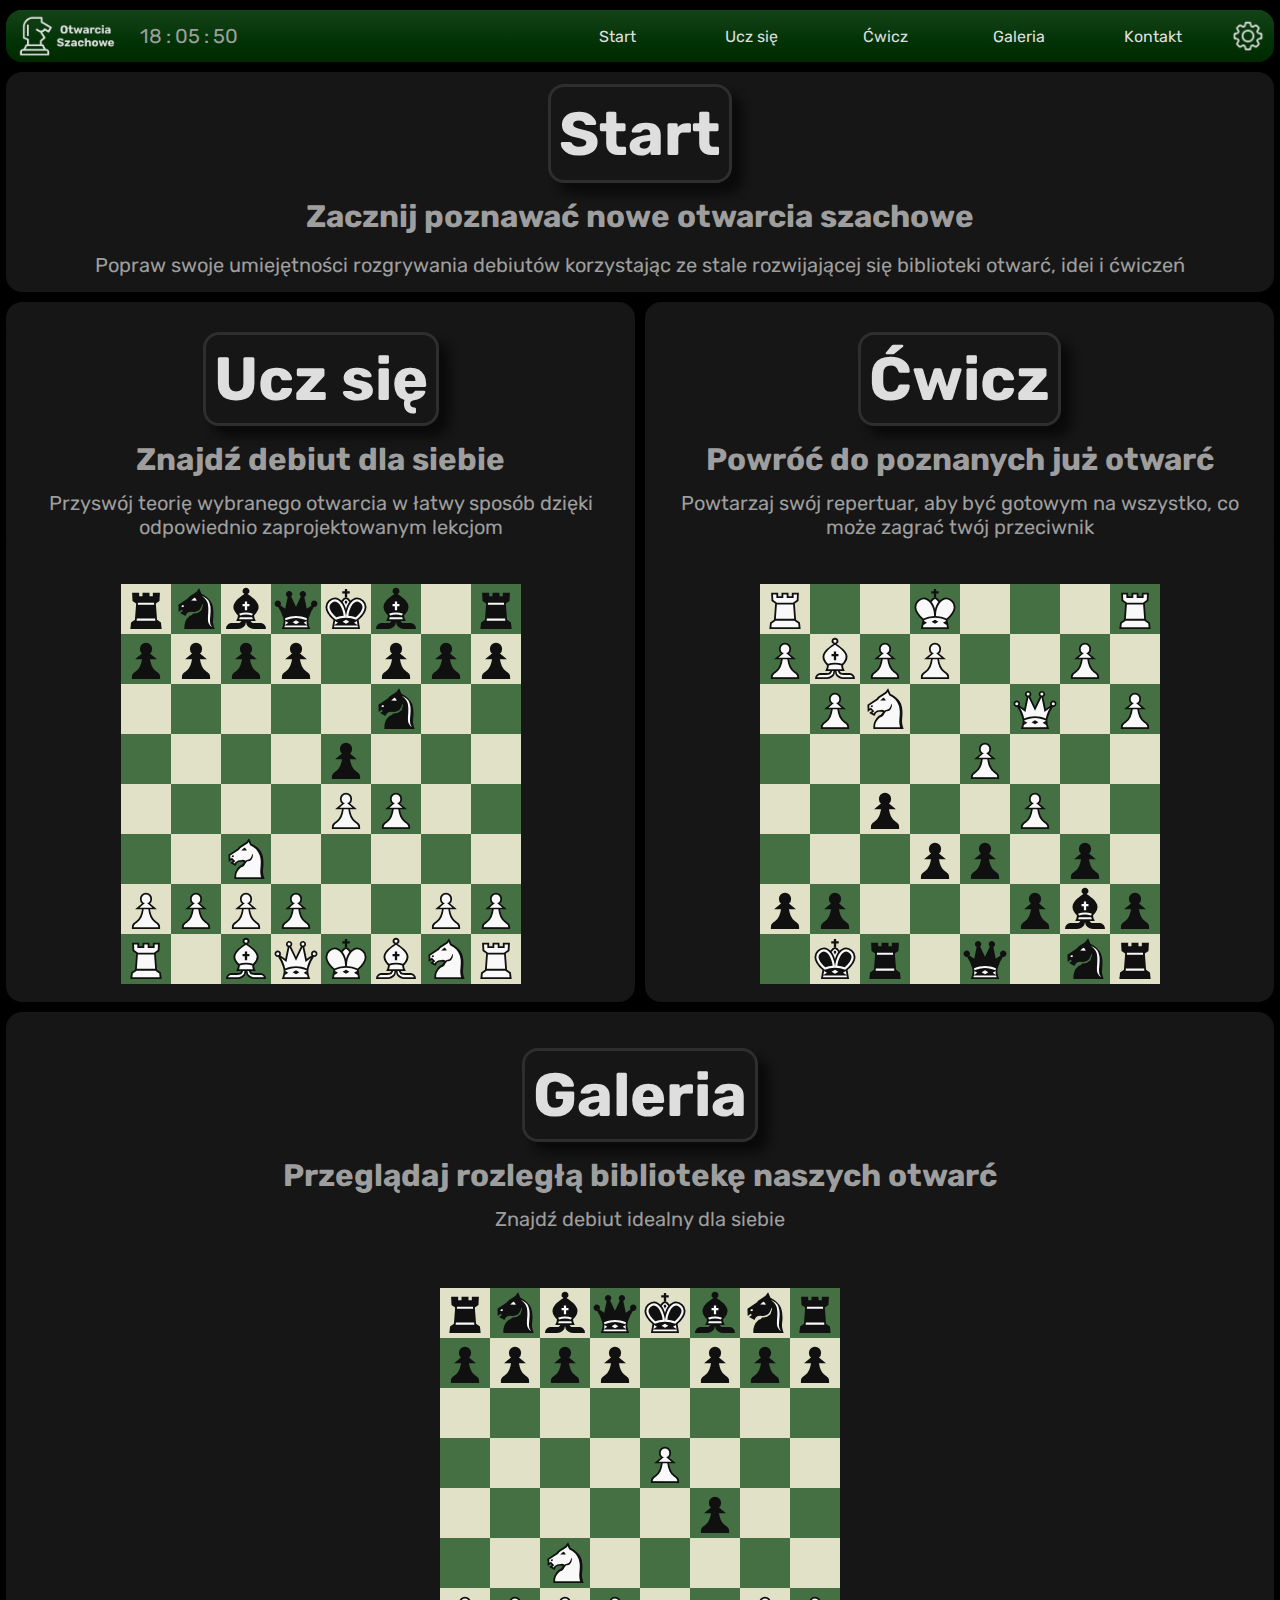
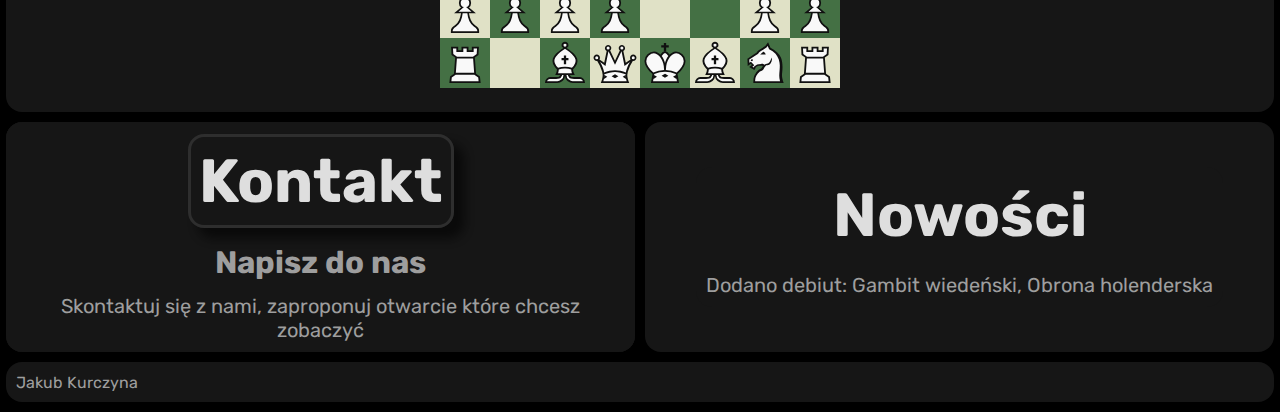
<file: index.html>
<!DOCTYPE html>
<html lang="pl" class="green">
  <head>
    <meta charset="UTF-8" />
    <meta name="viewport" content="width=device-width, initial-scale=1.0" />
    <title>Start</title>
    <link rel="icon" href="./Imgs/Icons/HomeW.png" type="image/png" />
    <script src="./Scripts/index.js" defer></script>
    <script src="./Scripts/theme.js" defer></script>
    <script src="./Scripts/overlay.js" defer></script>
    <script src="./Scripts/imgOpenings.js" defer></script>
    <script src="./Scripts/openingHandler.js" defer></script>
    <link rel="stylesheet" href="./Styles/palette.css" />
    <link rel="stylesheet" href="./Styles/font_sizes.css" />
    <link rel="stylesheet" href="./Styles/style.css" />
    <link rel="stylesheet" href="./Styles/nav_bar.css" />
    <link rel="stylesheet" href="./Styles/content.css" />
    <link rel="stylesheet" href="./Styles/footer.css" />
    <link rel="stylesheet" href="./Styles/media.css" />
    <meta name="viewport" content="width=device-width, initial-scale=1.0" />
  </head>
  <body>
    <div id="overlay">
      <div id="settings-box">
        <button class="close" onclick="overlayOff()">&times;</button>
        <h2>Figury</h2>
        <div
          style="
            display: flex;
            flex-direction: row;
            justify-content: space-evenly;
          "
        >
          <h3 class="setting-button" id="alpha-switch">Alpha</h3>
          <h3 class="setting-button" id="alt-switch">Cburnett</h3>
        </div>

        <h2>Motyw</h2>
        <div
          style="
            display: flex;
            flex-direction: row;
            justify-content: space-evenly;
          "
        >
          <h3 class="setting-button" id="green-switch">Zielony</h3>
          <h3 class="setting-button" id="blue-switch">Niebieski</h3>
          <h3 class="setting-button" id="brown-switch">Brązowy</h3>
        </div>
      </div>
    </div>

    <div class="main-grid">
      <nav class="nav-grid lg-screen">
        <a href="./index.html" class="nav-item nav-item-home_img"
          ><img src="./Imgs/NavBar/Logo_Light.png" style="max-height: 44px" />
        </a>
        <div class="nav-time" style="align-self: center; justify-self: left">
          <div class="clock">
            <span class="hr">00</span>
            <span>:</span>
            <span class="min">00</span>
            <span>:</span>
            <span class="sec">00</span>
          </div>
        </div>
        <a href="./index.html" class="nav-item nav-item-home">Start</a>
        <a href="./Learn.html" class="nav-item nav-item-learn">Ucz się</a>
        <a href="./Practice.html" class="nav-item nav-item-practice">Ćwicz</a>
        <a href="./Gallery.html" class="nav-item nav-item-gallery">Galeria</a>
        <a href="./Contact.html" class="nav-item nav-item-contact">Kontakt</a>
        <div class="nav-item nav-item-settings">
          <img
            src="./Imgs/NavBar/Settings_Light.png"
            style="max-height: 44px"
            class="cog"
            onclick="overlayOn()"
          />
        </div>
      </nav>
      <nav class="nav-grid sm-screen">
        <a href="./index.html" class="nav-item nav-item-home_img"
          ><img src="./Imgs/NavBar/Logo_Light.png" style="max-height: 44px" />
        </a>
        <div class="nav-time" style="align-self: center; justify-self: center">
          <div class="clock">
            <span class="hr">00</span>
            <span>:</span>
            <span class="min">00</span>
            <span>:</span>
            <span class="sec">00</span>
          </div>
        </div>
        <a href="./index.html" class="nav-item nav-item-home"
          ><img src="./Imgs/NavBar/Home_Light.png" style="max-height: 44px"
        /></a>
        <a href="./Learn.html" class="nav-item nav-item-learn"
          ><img src="./Imgs/NavBar/Learn_Light.png" style="max-height: 44px"
        /></a>
        <a href="./Practice.html" class="nav-item nav-item-practice"
          ><img src="./Imgs/NavBar/Practice_Light.png" style="max-height: 44px"
        /></a>
        <a href="./Gallery.html" class="nav-item nav-item-gallery"
          ><img src="./Imgs/NavBar/Gallery_Light.png" style="max-height: 44px"
        /></a>
        <a href="./Contact.html" class="nav-item nav-item-contact"
          ><img src="./Imgs/NavBar/Contact_Light.png" style="max-height: 44px"
        /></a>
        <div class="nav-item nav-item-settings">
          <img
            src="./Imgs/NavBar/Settings_Light.png"
            style="max-height: 44px"
            class="cog"
            onclick="overlayOn()"
          />
        </div>
      </nav>

      <div class="content-grid">
        <div class="content-item content-item-home">
          <div class="content-item" style="text-align: center">
            <a href="./index.html" class="button">Start</a>
            <h3>Zacznij poznawać nowe otwarcia szachowe</h3>
            <p>
              Popraw swoje umiejętności rozgrywania debiutów korzystając ze
              stale rozwijającej się biblioteki otwarć, idei i ćwiczeń
            </p>
          </div>
        </div>
        <div class="content-item content-item-learn">
          <div div class="content-item" style="text-align: center">
            <a href="./Learn.html" class="button">Ucz się</a>
            <h3>Znajdź debiut dla siebie</h3>
            <p>
              Przyswój teorię wybranego otwarcia w łatwy sposób dzięki
              odpowiednio zaprojektowanym lekcjom
            </p>
          </div>
          <div class="board-container">
            <img src="./Imgs/Boards/green.png" class="board" />
          </div>
        </div>
        <div class="content-item content-item-practice">
          <div div class="content-item" style="text-align: center">
            <a href="./Practice.html" class="button">Ćwicz</a>
            <h3>Powróć do poznanych już otwarć</h3>
            <p>
              Powtarzaj swój repertuar, aby być gotowym na wszystko, co może
              zagrać twój przeciwnik
            </p>
          </div>
          <div class="board-container">
            <img src="./Imgs/Boards/green.png" class="board" />
          </div>
        </div>
        <div class="content-item content-item-gallery">
          <div class="content-item" style="text-align: center">
            <a href="./Gallery.html" class="button">Galeria</a>
            <h3>Przeglądaj rozległą bibliotekę naszych otwarć</h3>
            <p>Znajdź debiut idealny dla siebie</p>
          </div>
          <div class="board-container">
            <img src="./Imgs/Boards/green.png" class="board" />
          </div>
        </div>
        <div class="content-item content-item-contact">
          <div class="content-item" style="text-align: center">
            <a href="./Contact.html" class="button">Kontakt</a>
            <h3>Napisz do nas</h3>
            <p>
              Skontaktuj się z nami, zaproponuj otwarcie które chcesz zobaczyć
            </p>
          </div>
        </div>
        <div class="content-item content-item-news">
          <div class="content-item">
            <h1>Nowości</h1>
            <p>Dodano debiut: Gambit wiedeński, Obrona holenderska</p>
          </div>
        </div>
      </div>

      <footer class="footer">Jakub Kurczyna</footer>
    </div>
  </body>
</html>
</file>
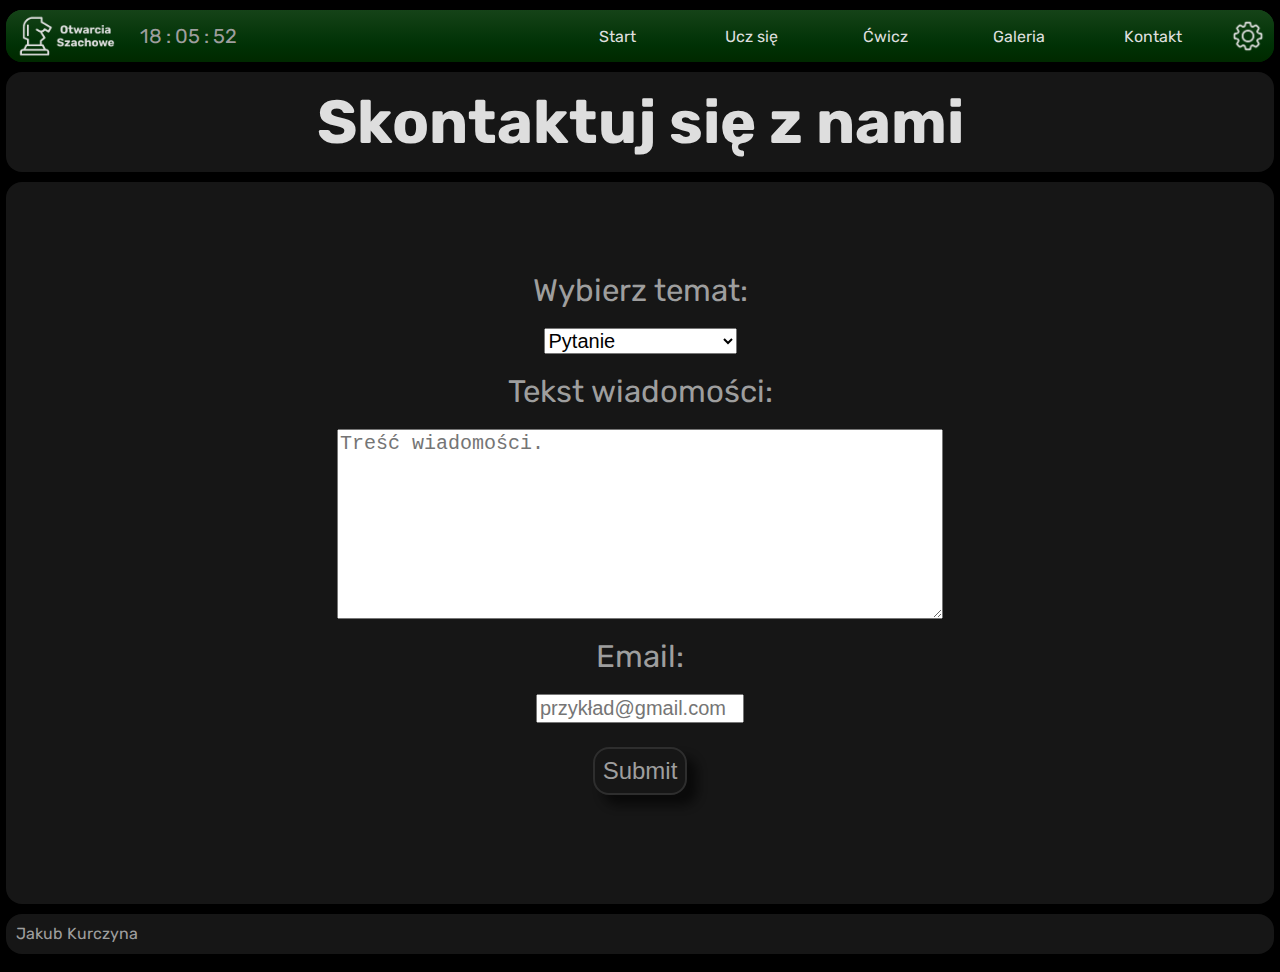
<file: Contact.html>
<!DOCTYPE html>
<html lang="pl" class="green">
  <head>
    <meta charset="UTF-8" />
    <meta name="viewport" content="width=device-width, initial-scale=1.0" />
    <title>Kontakt</title>
    <link rel="icon" href="./Imgs/Icons/ContactW.png" type="image/png" />
    <script src="./Scripts/index.js" defer></script>
    <script src="./Scripts/theme.js" defer></script>
    <script src="./Scripts/overlay.js" defer></script>
    <link rel="stylesheet" href="./Styles/palette.css" />
    <link rel="stylesheet" href="./Styles/font_sizes.css" />
    <link rel="stylesheet" href="./Styles/style.css" />
    <link rel="stylesheet" href="./Styles/nav_bar.css" />
    <link rel="stylesheet" href="./Styles/content.css" />
    <link rel="stylesheet" href="./Styles/footer.css" />
    <link rel="stylesheet" href="./Styles/media.css" />
    <meta name="viewport" content="width=device-width, initial-scale=1.0" />
  </head>
  <body>
    <div id="overlay">
      <div id="settings-box">
        <button class="close" onclick="overlayOff()">&times;</button>
        <h2>Figury</h2>
        <div
          style="
            display: flex;
            flex-direction: row;
            justify-content: space-evenly;
          "
        >
          <h3 class="setting-button" id="alpha-switch">Alpha</h3>
          <h3 class="setting-button" id="alt-switch">Cburnett</h3>
        </div>

        <h2>Motyw</h2>
        <div
          style="
            display: flex;
            flex-direction: row;
            justify-content: space-evenly;
          "
        >
          <h3 class="setting-button" id="green-switch">Zielony</h3>
          <h3 class="setting-button" id="blue-switch">Niebieski</h3>
          <h3 class="setting-button" id="brown-switch">Brązowy</h3>
        </div>
      </div>
    </div>

    <div class="main-grid">
      <nav class="nav-grid lg-screen">
        <a href="./index.html" class="nav-item nav-item-home_img"
          ><img src="./Imgs/NavBar/Logo_Light.png" style="max-height: 44px" />
        </a>
        <div class="nav-time" style="align-self: center; justify-self: left">
          <div class="clock">
            <span class="hr">00</span>
            <span>:</span>
            <span class="min">00</span>
            <span>:</span>
            <span class="sec">00</span>
          </div>
        </div>
        <a href="./index.html" class="nav-item nav-item-home">Start</a>
        <a href="./Learn.html" class="nav-item nav-item-learn">Ucz się</a>
        <a href="./Practice.html" class="nav-item nav-item-practice">Ćwicz</a>
        <a href="./Gallery.html" class="nav-item nav-item-gallery">Galeria</a>
        <a href="./Contact.html" class="nav-item nav-item-contact">Kontakt</a>
        <div class="nav-item nav-item-settings">
          <img
            src="./Imgs/NavBar/Settings_Light.png"
            style="max-height: 44px"
            class="cog"
            onclick="overlayOn()"
          />
        </div>
      </nav>
      <nav class="nav-grid sm-screen">
        <a href="./index.html" class="nav-item nav-item-home_img"
          ><img src="./Imgs/NavBar/Logo_Light.png" style="max-height: 44px" />
        </a>
        <div class="nav-time" style="align-self: center; justify-self: center">
          <div class="clock">
            <span class="hr">00</span>
            <span>:</span>
            <span class="min">00</span>
            <span>:</span>
            <span class="sec">00</span>
          </div>
        </div>
        <a href="./index.html" class="nav-item nav-item-home"
          ><img src="./Imgs/NavBar/Home_Light.png" style="max-height: 44px"
        /></a>
        <a href="./Learn.html" class="nav-item nav-item-learn"
          ><img src="./Imgs/NavBar/Learn_Light.png" style="max-height: 44px"
        /></a>
        <a href="./Practice.html" class="nav-item nav-item-practice"
          ><img src="./Imgs/NavBar/Practice_Light.png" style="max-height: 44px"
        /></a>
        <a href="./Gallery.html" class="nav-item nav-item-gallery"
          ><img src="./Imgs/NavBar/Gallery_Light.png" style="max-height: 44px"
        /></a>
        <a href="./Gontact.html" class="nav-item nav-item-contact"
          ><img src="./Imgs/NavBar/Contact_Light.png" style="max-height: 44px"
        /></a>
        <div class="nav-item nav-item-settings">
          <img
            src="./Imgs/NavBar/Settings_Light.png"
            style="max-height: 44px"
            class="cog"
            onclick="overlayOn()"
          />
        </div>
      </nav>

      <div class="contact-grid">
        <h1 class="contact-item" style="margin: 0">Skontaktuj się z nami</h1>
        <form class="form-flex">
          <label for="topic" style="margin-top: 10cqh">Wybierz temat:</label
          ><br />
          <select style="font-size: var(--step-0)">
            <option value="question">Pytanie</option>
            <option value="suggestion">Propozycja debiutu</option>
            <option value="error">Zgłoszenie błędu</option></select
          ><br />
          <label for="text">Tekst wiadomości:</label><br />
          <textarea
            required
            rows="8"
            placeholder="Treść wiadomości."
            style="
              align-self: center;
              width: clamp(200px, 60%, 600px);
              flex: 0 0 auto;
              font-size: var(--step-0);
            "
          ></textarea
          ><br />
          <label for="email">Email:</label><br />
          <input
            required
            type="email"
            placeholder="przykład@gmail.com"
            style="width: 200px; font-size: var(--step-0)"
          /><br />
          <input
            type="submit"
            class="setting-button"
            style="margin-bottom: 10cqh"
          /><br />
        </form>
      </div>

      <footer class="footer">Jakub Kurczyna</footer>
    </div>
  </body>
</html>
</file>
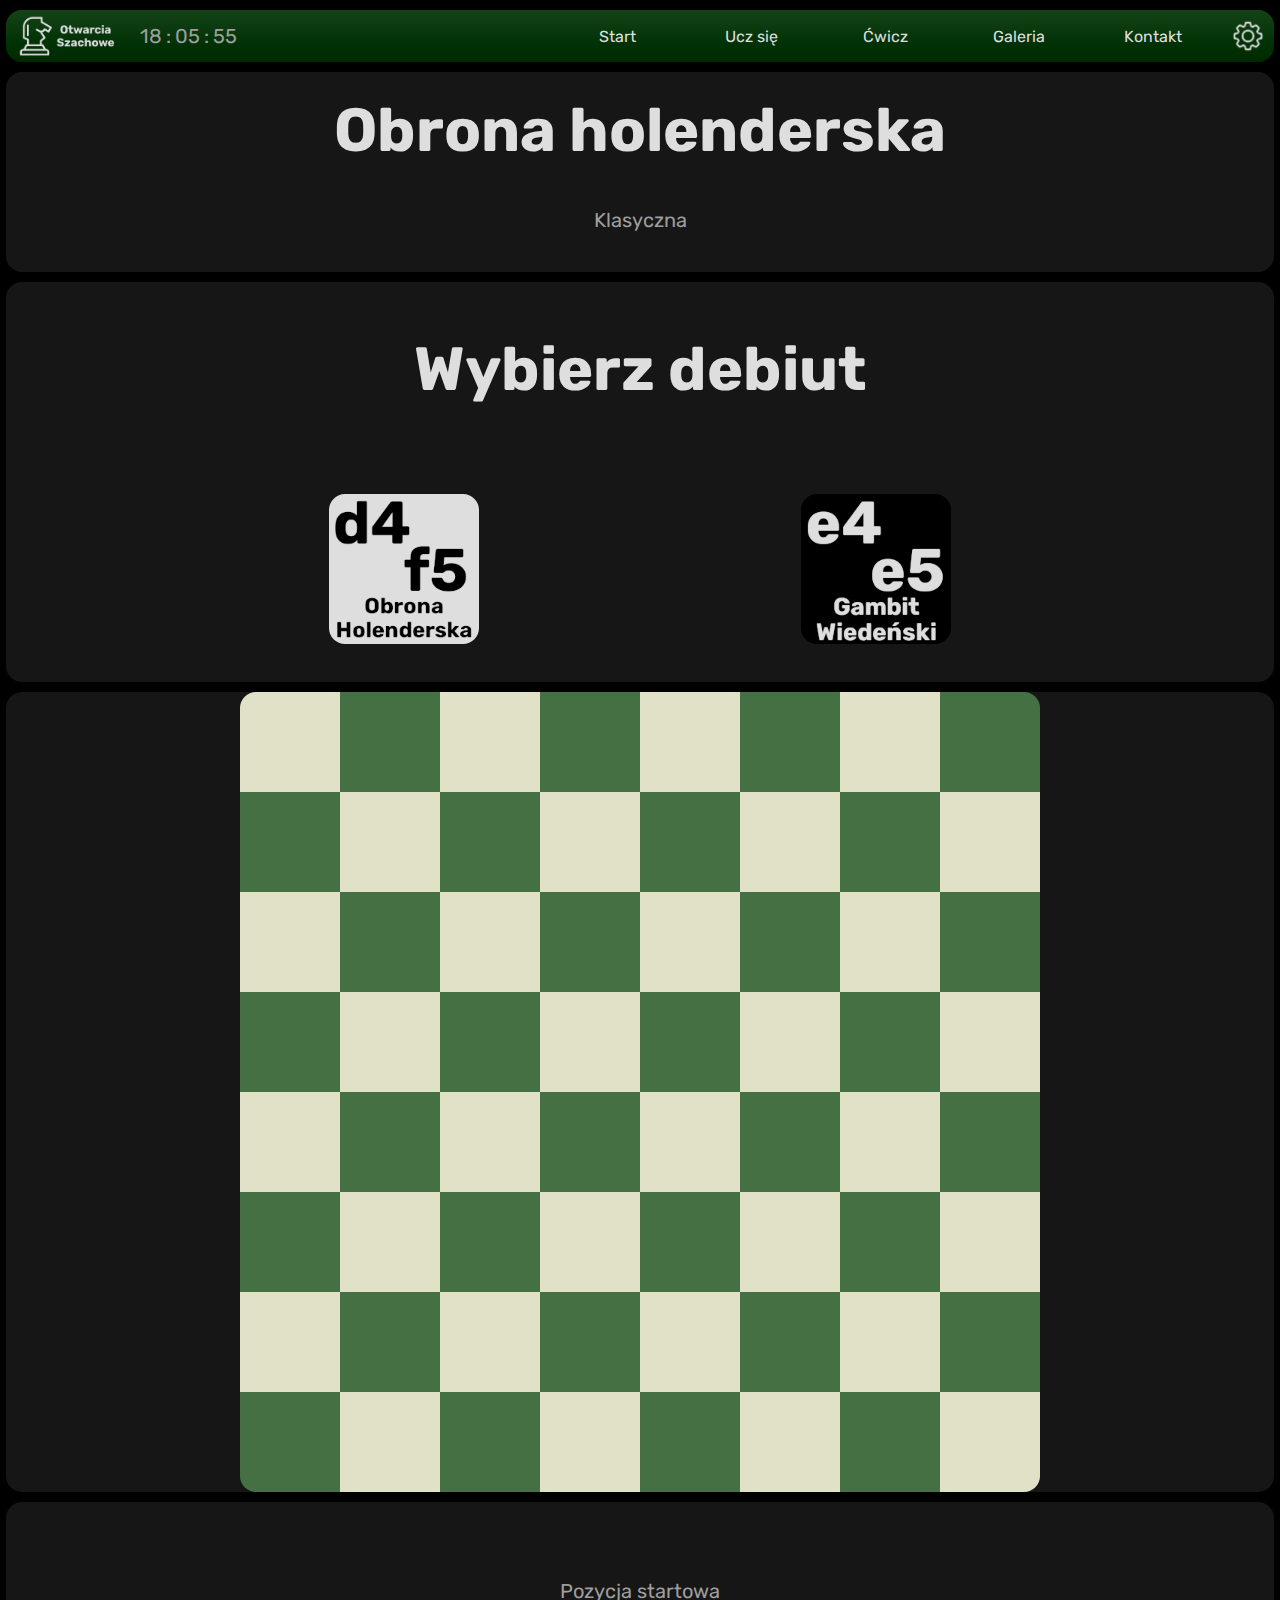
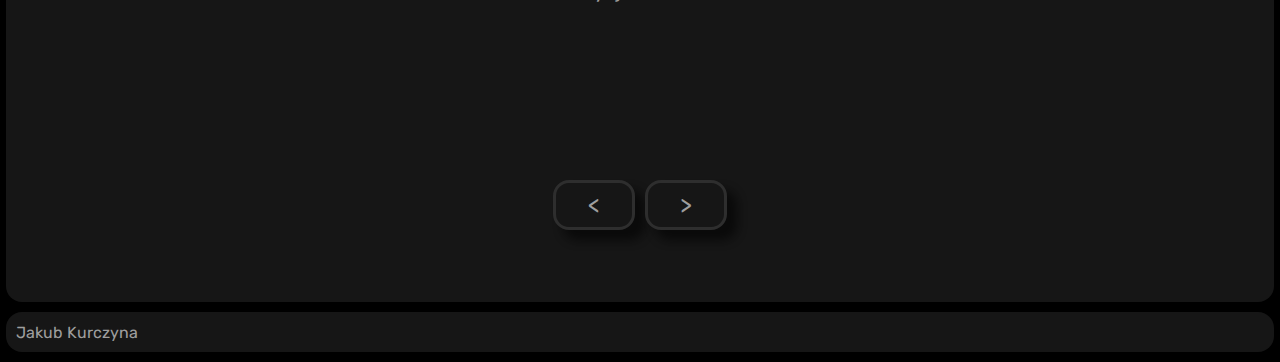
<file: Learn.html>
<!DOCTYPE html>
<html lang="pl" class="green">
  <head>
    <meta charset="UTF-8" />
    <meta name="viewport" content="width=device-width, initial-scale=1.0" />
    <title>Ucz się</title>
    <link rel="icon" href="./Imgs/Icons/LearnW.png" type="image/png" />
    <script src="./Scripts/index.js" defer></script>
    <script src="./Scripts/theme.js" defer></script>
    <script src="./Scripts/overlay.js" defer></script>
    <script src="./Scripts/openings.js" defer></script>
    <script src="./Scripts/openingHandler.js" defer></script>
    <link rel="stylesheet" href="./Styles/palette.css" />
    <link rel="stylesheet" href="./Styles/font_sizes.css" />
    <link rel="stylesheet" href="./Styles/style.css" />
    <link rel="stylesheet" href="./Styles/nav_bar.css" />
    <link rel="stylesheet" href="./Styles/content.css" />
    <link rel="stylesheet" href="./Styles/footer.css" />
    <link rel="stylesheet" href="./Styles/media.css" />
    <meta name="viewport" content="width=device-width, initial-scale=1.0" />
  </head>
  <body>
    <div id="overlay">
      <div id="settings-box">
        <button class="close" onclick="overlayOff()">&times;</button>
        <h2>Figury</h2>
        <div
          style="
            display: flex;
            flex-direction: row;
            justify-content: space-evenly;
          "
        >
          <h3 class="setting-button" id="alpha-switch">Alpha</h3>
          <h3 class="setting-button" id="alt-switch">Cburnett</h3>
        </div>

        <h2>Motyw</h2>
        <div
          style="
            display: flex;
            flex-direction: row;
            justify-content: space-evenly;
          "
        >
          <h3 class="setting-button" id="green-switch">Zielony</h3>
          <h3 class="setting-button" id="blue-switch">Niebieski</h3>
          <h3 class="setting-button" id="brown-switch">Brązowy</h3>
        </div>
      </div>
    </div>

    <div class="main-grid">
      <nav class="nav-grid lg-screen">
        <a href="./index.html" class="nav-item nav-item-home_img"
          ><img src="./Imgs/NavBar/Logo_Light.png" style="max-height: 44px" />
        </a>
        <div class="nav-time" style="align-self: center; justify-self: left">
          <div class="clock">
            <span class="hr">00</span>
            <span>:</span>
            <span class="min">00</span>
            <span>:</span>
            <span class="sec">00</span>
          </div>
        </div>
        <a href="./index.html" class="nav-item nav-item-home">Start</a>
        <a href="./Learn.html" class="nav-item nav-item-learn">Ucz się</a>
        <a href="./Practice.html" class="nav-item nav-item-practice">Ćwicz</a>
        <a href="./Gallery.html" class="nav-item nav-item-gallery">Galeria</a>
        <a href="./Contact.html" class="nav-item nav-item-contact">Kontakt</a>
        <div class="nav-item nav-item-settings">
          <img
            src="./Imgs/NavBar/Settings_Light.png"
            style="max-height: 44px"
            class="cog"
            onclick="overlayOn()"
          />
        </div>
      </nav>
      <nav class="nav-grid sm-screen">
        <a href="./index.html" class="nav-item nav-item-home_img"
          ><img src="./Imgs/NavBar/Logo_Light.png" style="max-height: 44px" />
        </a>
        <div class="nav-time" style="align-self: center; justify-self: center">
          <div class="clock">
            <span class="hr">00</span>
            <span>:</span>
            <span class="min">00</span>
            <span>:</span>
            <span class="sec">00</span>
          </div>
        </div>
        <a href="./index.html" class="nav-item nav-item-home"
          ><img src="./Imgs/NavBar/Home_Light.png" style="max-height: 44px"
        /></a>
        <a href="./Learn.html" class="nav-item nav-item-learn"
          ><img src="./Imgs/NavBar/Learn_Light.png" style="max-height: 44px"
        /></a>
        <a href="./Practice.html" class="nav-item nav-item-practice"
          ><img src="./Imgs/NavBar/Practice_Light.png" style="max-height: 44px"
        /></a>
        <a href="./Gallery.html" class="nav-item nav-item-gallery"
          ><img src="./Imgs/NavBar/Gallery_Light.png" style="max-height: 44px"
        /></a>
        <a href="./Contact.html" class="nav-item nav-item-contact"
          ><img src="./Imgs/NavBar/Contact_Light.png" style="max-height: 44px"
        /></a>
        <div class="nav-item nav-item-settings">
          <img
            src="./Imgs/NavBar/Settings_Light.png"
            style="max-height: 44px"
            class="cog"
            onclick="overlayOn()"
          />
        </div>
      </nav>

      <div class="learn-grid">
        <div class="learn-item learn-item-title">
          <h1 id="title"></h1>
          <p id="variant"></p>
          <b></b>
        </div>
        <div class="learn-item learn-item-select">
          <h1>Wybierz debiut</h1>
          <div class="openingSelect">
            <img
              src="./Imgs/Openings/Dutch.png"
              style="
                width: 150px;
                border-radius: 16px;
                cursor: pointer;
                display: flex;
              "
              id="dutch-switch"
            />
            <img
              src="./Imgs/Openings/Viena.png"
              style="
                max-width: 150px;
                border-radius: 16px;
                cursor: pointer;
                display: flex;
              "
              id="vienna-switch"
            />
          </div>
        </div>
        <div class="learn-item learn-item-board">
          <div class="main-board-container" id="main-board-container-id">
            <img
              src="./Imgs/Boards/green.png"
              class="main-board"
              id="main-board-id"
            />
          </div>
        </div>
        <div class="learn-item learn-item-moves">
          <b></b>
          <p id="comment" style="height: 3em">comment</p>
          <h3 id="move" style="height: 1em">Be4</h3>
          <div style="display: flex">
            <div class="setting-button" style="width: 60px" id="button-prev">
              &lt;
            </div>
            <div class="setting-button" style="width: 60px" id="button-next">
              &gt;
            </div>
          </div>
          <b></b>
        </div>
      </div>

      <footer class="footer">Jakub Kurczyna</footer>
    </div>
  </body>
</html>
</file>
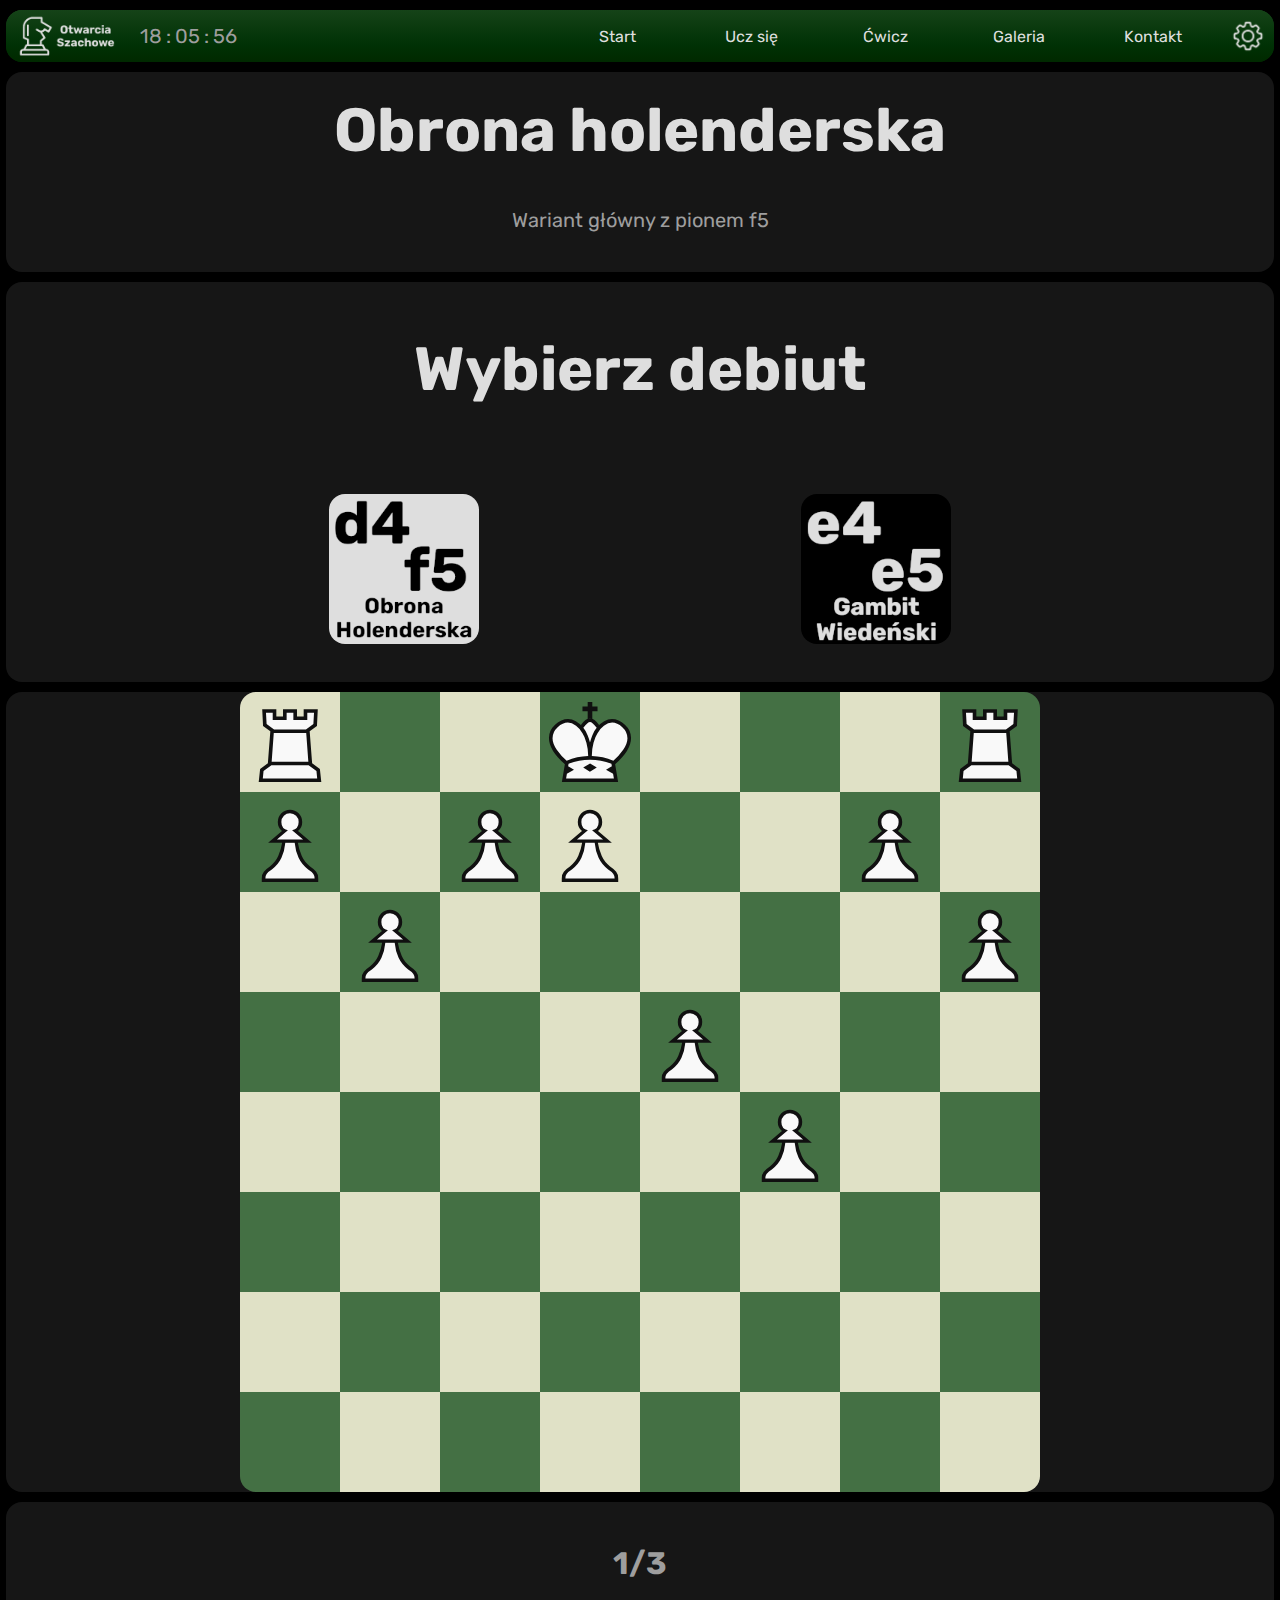
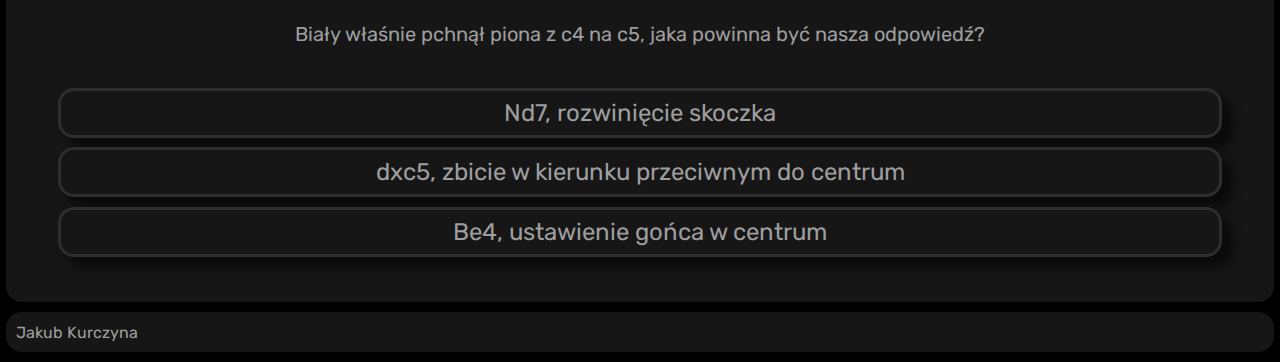
<file: Practice.html>
<!DOCTYPE html>
<html lang="pl" class="green">
  <head>
    <meta charset="UTF-8" />
    <meta name="viewport" content="width=device-width, initial-scale=1.0" />
    <title>Ćwicz</title>
    <link rel="icon" href="./Imgs/Icons/PracticeW.png" type="image/png" />
    <script src="./Scripts/index.js" defer></script>
    <script src="./Scripts/theme.js" defer></script>
    <script src="./Scripts/overlay.js" defer></script>
    <script src="./Scripts/openingsPractice.js" defer></script>
    <script src="./Scripts/openingHandler.js" defer></script>
    <link rel="stylesheet" href="./Styles/palette.css" />
    <link rel="stylesheet" href="./Styles/font_sizes.css" />
    <link rel="stylesheet" href="./Styles/style.css" />
    <link rel="stylesheet" href="./Styles/nav_bar.css" />
    <link rel="stylesheet" href="./Styles/content.css" />
    <link rel="stylesheet" href="./Styles/footer.css" />
    <link rel="stylesheet" href="./Styles/media.css" />
    <meta name="viewport" content="width=device-width, initial-scale=1.0" />
  </head>
  <body>
    <div id="overlay">
      <div id="settings-box">
        <button class="close" onclick="overlayOff()">&times;</button>
        <h2>Figury</h2>
        <div
          style="
            display: flex;
            flex-direction: row;
            justify-content: space-evenly;
          "
        >
          <h3 class="setting-button" id="alpha-switch">Alpha</h3>
          <h3 class="setting-button" id="alt-switch">Cburnett</h3>
        </div>

        <h2>Motyw</h2>
        <div
          style="
            display: flex;
            flex-direction: row;
            justify-content: space-evenly;
          "
        >
          <h3 class="setting-button" id="green-switch">Zielony</h3>
          <h3 class="setting-button" id="blue-switch">Niebieski</h3>
          <h3 class="setting-button" id="brown-switch">Brązowy</h3>
        </div>
      </div>
    </div>

    <div class="main-grid">
      <nav class="nav-grid lg-screen">
        <a href="./index.html" class="nav-item nav-item-home_img"
          ><img src="./Imgs/NavBar/Logo_Light.png" style="max-height: 44px" />
        </a>
        <div class="nav-time" style="align-self: center; justify-self: left">
          <div class="clock">
            <span class="hr">00</span>
            <span>:</span>
            <span class="min">00</span>
            <span>:</span>
            <span class="sec">00</span>
          </div>
        </div>
        <a href="./index.html" class="nav-item nav-item-home">Start</a>
        <a href="./Learn.html" class="nav-item nav-item-learn">Ucz się</a>
        <a href="./Practice.html" class="nav-item nav-item-practice">Ćwicz</a>
        <a href="./Gallery.html" class="nav-item nav-item-gallery">Galeria</a>
        <a href="./Contact.html" class="nav-item nav-item-contact">Kontakt</a>
        <div class="nav-item nav-item-settings">
          <img
            src="./Imgs/NavBar/Settings_Light.png"
            style="max-height: 44px"
            class="cog"
            onclick="overlayOn()"
          />
        </div>
      </nav>
      <nav class="nav-grid sm-screen">
        <a href="./index.html" class="nav-item nav-item-home_img"
          ><img src="./Imgs/NavBar/Logo_Light.png" style="max-height: 44px" />
        </a>
        <div class="nav-time" style="align-self: center; justify-self: center">
          <div class="clock">
            <span class="hr">00</span>
            <span>:</span>
            <span class="min">00</span>
            <span>:</span>
            <span class="sec">00</span>
          </div>
        </div>
        <a href="./index.html" class="nav-item nav-item-home"
          ><img src="./Imgs/NavBar/Home_Light.png" style="max-height: 44px"
        /></a>
        <a href="./Learn.html" class="nav-item nav-item-learn"
          ><img src="./Imgs/NavBar/Learn_Light.png" style="max-height: 44px"
        /></a>
        <a href="./Practice.html" class="nav-item nav-item-practice"
          ><img src="./Imgs/NavBar/Practice_Light.png" style="max-height: 44px"
        /></a>
        <a href="./Gallery.html" class="nav-item nav-item-gallery"
          ><img src="./Imgs/NavBar/Gallery_Light.png" style="max-height: 44px"
        /></a>
        <a href="./Contact.html" class="nav-item nav-item-contact"
          ><img src="./Imgs/NavBar/Contact_Light.png" style="max-height: 44px"
        /></a>
        <div class="nav-item nav-item-settings">
          <img
            src="./Imgs/NavBar/Settings_Light.png"
            style="max-height: 44px"
            class="cog"
            onclick="overlayOn()"
          />
        </div>
      </nav>

      <div class="learn-grid">
        <div class="learn-item learn-item-title">
          <h1 id="title"></h1>
          <p id="variant"></p>
          <b></b>
        </div>
        <div class="learn-item learn-item-select">
          <h1>Wybierz debiut</h1>
          <div class="openingSelect">
            <img
              src="./Imgs/Openings/Dutch.png"
              style="
                width: 150px;
                border-radius: 16px;
                cursor: pointer;
                display: flex;
              "
              id="dutch-switch"
            />
            <img
              src="./Imgs/Openings/Viena.png"
              style="
                max-width: 150px;
                border-radius: 16px;
                cursor: pointer;
                display: flex;
              "
              id="vienna-switch"
            />
          </div>
        </div>
        <div class="learn-item learn-item-board">
          <div class="main-board-container" id="main-board-container-id">
            <img
              src="./Imgs/Boards/green.png"
              class="main-board"
              id="main-board-id"
            />
          </div>
        </div>
        <div class="learn-item learn-item-moves">
          <b></b>
          <h3 id="score"></h3>
          <p id="comment">
            To jest testowy komentarz czarny zaciekle atakuje centruum nie
            pozwalajac na zdobycie inicjatywy przez bialego
          </p>
          <div
            style="
              display: none;
              flex-direction: column;
              align-items: center;
              width: 100%;
            "
            id="skip-container"
          >
            <div class="setting-button" style="width: 10%" id="skip-button">
              &gt;
            </div>
          </div>
          <div
            style="
              display: flex;
              flex-direction: column;
              align-items: center;
              width: 100%;
            "
            id="answers"
          >
            <div class="setting-button" style="width: 90%" id="ans1"></div>
            <div class="setting-button" style="width: 90%" id="ans2"></div>
            <div class="setting-button" style="width: 90%" id="ans3"></div>
          </div>
          <b></b>
        </div>
      </div>

      <footer class="footer">Jakub Kurczyna</footer>
    </div>
  </body>
</html>
</file>
<file: Styles/palette.css>
html.green {
  --bg-dark: oklch(0 0 0);
  --bg: oklch(0.2 0 0);
  --bg-light: oklch(0.24 0 0);
  --text: oklch(0.9 0 0);
  --text-muted: oklch(0.7 0 0);
  --accent-bg: oklch(0.24 0.0872 144.19);
  --accent: oklch(0.34 0.0872 144.19);
  --accent-light: oklch(0.4 0.0872 144.19);
  --highlight: oklch(0.4 0 0);
  --border: oklch(0.3 0 0);
  --shadow: 10px 10px 10px hsla(0, 0%, 0%, 0.07),
    10px 10px 10px hsla(0, 0%, 0%, 0.5);
  --accent-gradient: linear-gradient(
    0deg,
    oklch(0.24 0.0872 144.19),
    oklch(0.34 0.0872 144.19)
  );
  --accent-gradient-hover: linear-gradient(
    0deg,
    oklch(0.26 0.0872 144.19),
    oklch(0.4 0.0872 144.19)
  );
}

html.blue {
  --bg-dark: oklch(0 0 0);
  --bg: oklch(0.2 0 0);
  --bg-light: oklch(0.24 0 0);
  --text: oklch(0.9 0 0);
  --text-muted: oklch(0.7 0 0);
  --accent-bg: oklch(0.1 0.1055 258.46);
  --accent: oklch(0.27 0.1055 258.46);
  --accent-light: oklch(0.4 0.1055 258.46);
  --highlight: oklch(0.4 0 0);
  --border: oklch(0.3 0 0);
  --shadow: 10px 10px 10px hsla(0, 0%, 0%, 0.07),
    10px 10px 10px hsla(0, 0%, 0%, 0.5);
  --accent-gradient: linear-gradient(
    0deg,
    oklch(0.27 0.1055 258.46),
    oklch(0.36 0.1055 258.46)
  );
  --accent-gradient-hover: linear-gradient(
    0deg,
    oklch(0.32 0.1055 258.46),
    oklch(0.4 0.1055 258.46)
  );
}

html.brown {
  --bg-dark: oklch(0 0 0);
  --bg: oklch(0.2 0 0);
  --bg-light: oklch(0.24 0 0);
  --text: oklch(0.9 0 0);
  --text-muted: oklch(0.7 0 0);
  --accent-bg: oklch(0.1 0.0678 54.53);
  --accent: oklch(0.35 0.0678 54.53);
  --accent-light: oklch(0.48 0.0678 54.53);
  --highlight: oklch(0.4 0 0);
  --border: oklch(0.3 0 0);
  --shadow: 10px 10px 10px hsla(0, 0%, 0%, 0.07),
    10px 10px 10px hsla(0, 0%, 0%, 0.5);
  --accent-gradient: linear-gradient(
    0deg,
    oklch(0.35 0.0678 54.53),
    oklch(0.42 0.0678 54.53)
  );
  --accent-gradient-hover: linear-gradient(
    0deg,
    oklch(0.38 0.0678 54.53),
    oklch(0.48 0.0678 54.53)
  );
}
</file>
<file: Styles/font_sizes.css>
:root {
  --step--2: clamp(0.5208rem, 0.4066rem + 0.5076vw, 0.8rem);
  --step--1: clamp(0.625rem, 0.4716rem + 0.6818vw, 1rem);
  --step-0: clamp(0.75rem, 0.5455rem + 0.9091vw, 1.25rem);
  --step-1: clamp(0.9rem, 0.629rem + 1.2045vw, 1.5625rem);
  --step-2: clamp(1.08rem, 0.7228rem + 1.5875vw, 1.9531rem);
  --step-3: clamp(1.296rem, 0.8274rem + 2.0826vw, 2.4414rem);
  --step-4: clamp(1.5552rem, 0.943rem + 2.721vw, 3.0518rem);
  --step-5: clamp(1.8662rem, 1.0691rem + 3.5426vw, 3.8147rem);
}
</file>
<file: Styles/style.css>
@font-face {
  font-family: "Rubik";
  src: url(../Fonts/Rubik-VariableFont_wght.ttf);
}

li {
  margin: 30px;
  font-size: var(--step-1);
  color: var(--text-muted);
}

h1 {
  font-size: var(--step-5);
  margin: 0.2em;
}

h2 {
  font-size: 32px;
}

h3 {
  color: var(--text-muted);
  font-size: var(--step-2);
  margin: 0.1em;
}

p {
  font-size: var(--step-0);
  color: var(--text-muted);
  margin: 0.5em;
}

a {
  cursor: pointer;
  color: var(--text);
  text-decoration: none;
}

label {
  font-size: var(--step-2);
  color: var(--text-muted);
}

html {
  font-family: "Rubik";
  background-color: var(--bg-dark);
  color: var(--text);
  margin-top: 10px;
  margin-bottom: 10px;
  margin-left: 6px;
  margin-right: 6px;
}

body {
  min-height: 100dvh;
  display: flex;
  flex-direction: column;
  margin: 0px;
}

.button {
  border-style: solid;
  border-color: var(--border);
  padding: 8px;
  border-radius: 16px;
  font-weight: bold;
  font-size: var(--step-5);
  margin: 0.2em;
  text-justify: distribute-all-lines;
  align-content: center;
  box-shadow: var(--shadow);
}

.button:hover {
  cursor: pointer;
  border-top-color: var(--highlight);
  background-color: var(--bg-light);
}

.setting-button {
  background-color: var(--bg);
  color: var(--text-muted);
  border-style: solid;
  border-radius: 1px;
  border-color: var(--border);
  padding: 8px;
  border-radius: 16px;
  font-size: 24px;
  margin: 0.2em;
  text-justify: distribute-all-lines;
  align-content: center;
  box-shadow: var(--shadow);
}

.setting-button:hover {
  border-top-color: var(--highlight);
  cursor: pointer;
  background-color: var(--bg-light);
}

.main-grid {
  flex: 1;
  gap: 10px;
  display: grid;
  grid-template-rows: 52px 1fr 40px;
}

#overlay {
  position: fixed;
  display: none;
  width: 100%;
  height: 100%;
  top: 0;
  left: 0;
  right: 0;
  bottom: 0;
  background-color: rgba(0, 0, 0, 0.5);
  z-index: 2;
  justify-content: center;
  align-items: center;
}

#settings-box {
  border-style: solid;
  border-color: var(--border);
  display: flex;
  flex-direction: column;
  align-items: center;
  justify-content: space-evenly;
  width: 400px;
  height: 380px;
  background-color: var(--bg);
  border-radius: 16px;
  position: relative;
  box-shadow: var(--shadow);
}

.close {
  position: absolute;
  top: 8px;
  right: 8px;
  background: none;
  border: none;
  font-size: 40px;
  cursor: pointer;
  color: var(--text-muted);
}

.close:hover {
  color: var(--text);
}

.board {
  height: 400px;
  width: 400px;
  image-rendering: pixelated;
}

.board-container {
  position: relative;
  height: 400px;
  width: 400px;
}

.main-board {
  border-radius: 16px;
  height: 100%;
  width: 100%;
  image-rendering: pixelated;
}

.main-board-container {
  position: relative;
  height: 800px;
  width: 800px;
}
</file>
<file: Styles/nav_bar.css>
@keyframes myAnimation {
  from {
    rotate: 0deg;
  }
  to {
    rotate: 45deg;
  }
}

nav {
  background: var(--accent-gradient);
  height: 52px;
  border-radius: 16px;
}

.nav-grid {
  gap: 4px;
  display: grid;
  grid-template-columns: 130px 140px 1fr repeat(5, 130px) 52px;
  grid-template-rows: 52px;
  grid-template-areas: "home_img time blank home learn practice gallery contact settings";
}

.nav-time {
  grid-area: time;
  color: var(--text-muted);
  border-radius: 16px;
}

.nav-item {
  display: grid;
  background: var(--accent-gradient);
  border-radius: 16px;
  align-items: center;
  justify-items: center;
}

.nav-item-home_img {
  grid-area: home_img;
}

.nav-item-home {
  grid-area: home;
}

.nav-item-practice {
  grid-area: practice;
}

.nav-item-learn {
  grid-area: learn;
}

.nav-item-gallery {
  grid-area: gallery;
}

.nav-item-contact {
  grid-area: contact;
}

.nav-item-settings {
  grid-area: settings;
}

.nav-item:hover {
  cursor: pointer;
  background: var(--accent-gradient-hover);
}

.cog:hover {
  animation-name: myAnimation;
  animation-duration: 0.5s;
  rotate: 45deg;
}

.clock span {
  font-size: 20px;
}
</file>
<file: Styles/content.css>
.content-grid {
  gap: 10px;
  display: grid;
  grid-template-columns: 1fr 1fr;
  grid-template-rows: 220px 700px 700px 230px;
  grid-template-areas:
    "home home"
    "learn practice"
    "gallery gallery"
    "contact news";
}

.content-item {
  display: grid;
  justify-items: center;
  border-radius: 16px;
  background-color: var(--bg);
}

.content-item-home {
  grid-area: home;
}

.content-item-learn {
  display: flex;
  flex-direction: column;
  text-align: center;
  align-items: center;
  justify-content: space-around;
  grid-area: learn;
}

.content-item-practice {
  display: flex;
  flex-direction: column;
  text-align: center;
  align-items: center;
  justify-content: space-around;
  grid-area: practice;
}

.content-item-gallery {
  display: flex;
  flex-direction: column;
  text-align: center;
  align-items: center;
  justify-content: space-around;
  grid-area: gallery;
}

.content-item-contact {
  display: flex;
  flex-direction: column;
  text-align: center;
  align-items: center;
  justify-content: space-around;
  grid-area: contact;
}

.content-item-news {
  display: flex;
  flex-direction: column;
  text-align: center;
  align-items: center;
  justify-content: space-around;
  grid-area: news;
}

.gallery-grid {
  gap: 10px;
  display: grid;
  grid-template-rows: 100px auto 100px auto;
  grid-template-columns: 1fr;
}

.gallery-item {
  display: grid;
  align-items: center;
  justify-items: center;
  border-radius: 16px;
  background-color: var(--bg);
}

.gallery-imgs {
  flex-wrap: wrap;
  justify-content: space-evenly;
  align-content: space-evenly;
  gap: 20px;
  display: flex;
  border-radius: 16px;
  background-color: var(--bg);
}

.gallery-img {
  display: flex;
}

.contact-grid {
  gap: 10px;
  display: grid;
  grid-template-rows: 100px 1fr;
  grid-template-columns: 1fr;
}

.contact-item {
  display: grid;
  align-items: center;
  justify-items: center;
  border-radius: 16px;
  background-color: var(--bg);
}

.form-grid {
  min-height: 100%;
  display: grid;
  grid-template-columns: 1fr 1fr 1fr;
  border-radius: 16px;
  background-color: var(--bg);
}

.form-flex {
  border-radius: 16px;
  background-color: var(--bg);
  display: flex;
  flex-direction: column;
  flex: 1;
  align-items: center;
  justify-content: space-evenly;
}

.learn-grid {
  gap: 10px;
  display: grid;
  grid-template-columns: 1fr 2fr 1fr;
  grid-template-rows: 1fr 2fr;
  grid-template-areas:
    "title board moves"
    "select board moves";
}

.learn-item {
  display: grid;
  flex-direction: column;
  text-align: center;
  align-items: center;
  justify-items: center;
  border-radius: 16px;
  background-color: var(--bg);
}

.learn-item-title {
  grid-area: title;
}

.learn-item-board {
  grid-area: board;
}

.learn-item-moves {
  grid-area: moves;
}

.learn-item-select {
  grid-area: select;
}

.openingSelect {
  width: 100%;
  height: 100%;
  display: flex;
  flex-direction: column;
  align-items: center;
  justify-content: space-evenly;
}
</file>
<file: Styles/footer.css>
.footer {
  color: var(--text-muted);
  background-color: var(--bg);
  align-content: center;
  border-radius: 16px;
  text-indent: 10px;
}
</file>
<file: Styles/media.css>
.lg-screen {
  display: inherit;
}

.sm-screen {
  display: none;
}

@media (max-width: 1540px) {
  .learn-grid {
    grid-template-columns: 1fr;
    grid-template-rows: 1fr 2fr 4fr 2fr;
    grid-template-areas:
      "title"
      "select"
      "board"
      "moves";
  }
  .openingSelect {
    width: 100%;
    height: 100%;
    display: flex;
    flex-direction: row;
    align-items: center;
    justify-content: space-evenly;
  }
}

@media (max-width: 1040px) {
  .nav-grid {
    grid-template-columns: 130px 130px repeat(5, 1fr) 52px;
    grid-template-areas: "home_img time home learn practice gallery contact settings";
  }
}

@media (max-width: 960px) {
  .lg-screen {
    display: none;
  }
  .sm-screen {
    display: inherit;
  }
  .nav-grid {
    grid-template-columns: 130px repeat(5, 1fr) 52px;
    grid-template-areas: "time home learn practice gallery contact settings";
  }
  .nav-item-home_img {
    display: none;
  }
  .content-grid {
    grid-template-rows: 200px 700px 700px 700px 230px;
    grid-template-areas:
      "home home"
      "learn learn"
      "practice practice"
      "gallery gallery"
      "contact news";
  }
  .main-board-container {
    position: relative;
    height: 400px;
    width: 400px;
  }
  .learn-grid {
    grid-template-columns: 1fr;
    grid-template-rows: 200px 300px 440px 400px;
  }
}

@media (max-width: 576px) {
  .nav-grid {
    grid-template-columns: repeat(5, 1fr) 52px;
    grid-template-areas: "home learn practice gallery contact settings";
  }
  .nav-time {
    display: none;
  }
  .content-grid {
    grid-template-rows: 200px 700px 700px 700px 230px 230px;
    grid-template-areas:
      "home home"
      "learn learn"
      "practice practice"
      "gallery gallery"
      "contact contact"
      "news news";
  }
}
</file>
